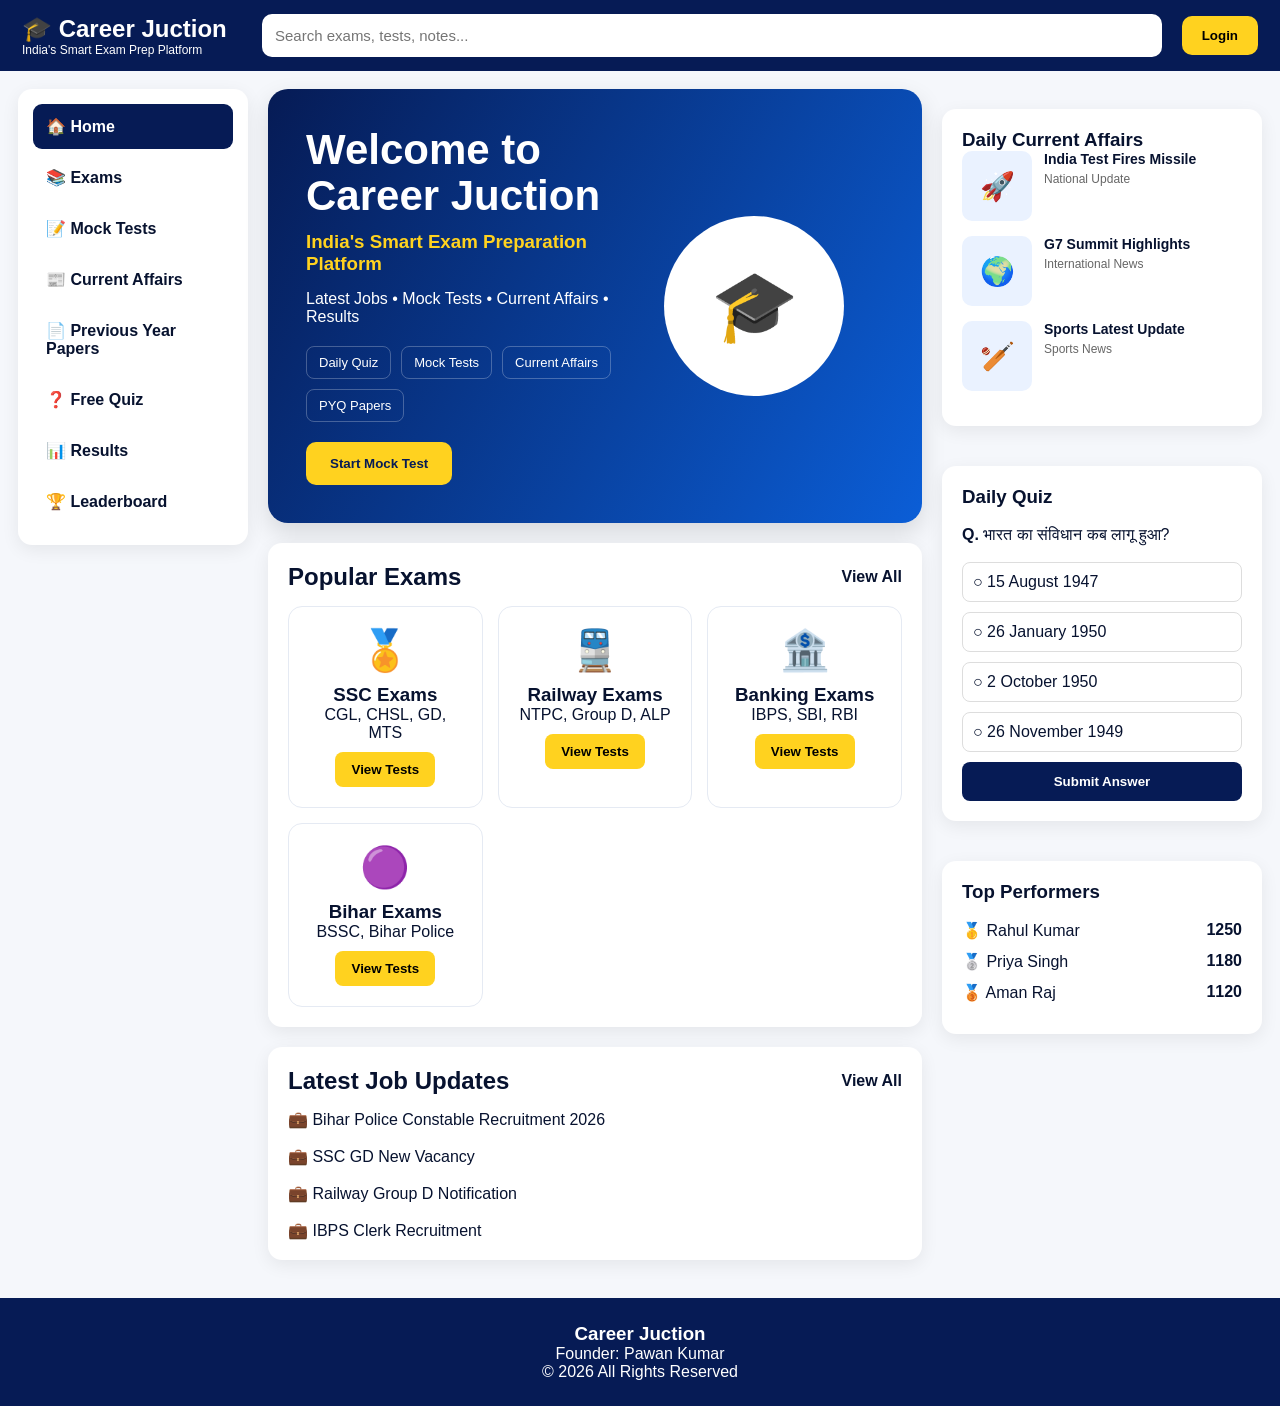
<file: index.html>
<!DOCTYPE html>
<html lang="hi">
<head>
<meta charset="UTF-8">
<meta name="viewport" content="width=device-width, initial-scale=1.0">
<title>Career Juction - Smart Exam Prep</title>

<style>
*{
  margin:0;
  padding:0;
  box-sizing:border-box;
  font-family:Arial, sans-serif;
}

body{
  background:#f5f7fb;
  color:#07122f;
}

a{
  text-decoration:none;
  color:inherit;
}

button{
  border:none;
  cursor:pointer;
}

.header{
  background:#061b55;
  color:white;
  padding:14px 22px;
  display:flex;
  align-items:center;
  gap:20px;
  position:sticky;
  top:0;
  z-index:100;
}

.logo{
  font-size:24px;
  font-weight:900;
  min-width:220px;
}

.logo span{
  display:block;
  font-size:12px;
  font-weight:400;
}

.search{
  flex:1;
}

.search input{
  width:100%;
  padding:13px;
  border-radius:10px;
  border:none;
  font-size:15px;
}

.login{
  background:#ffd21f;
  padding:12px 20px;
  border-radius:10px;
  font-weight:800;
}

.wrapper{
  display:grid;
  grid-template-columns:230px 1fr 320px;
  gap:20px;
  padding:18px;
}

.sidebar{
  background:white;
  border-radius:14px;
  padding:15px;
  box-shadow:0 5px 18px #00000012;
  height:max-content;
}

.sidebar a{
  display:block;
  padding:13px;
  margin-bottom:6px;
  border-radius:9px;
  font-weight:700;
}

.sidebar a.active,
.sidebar a:hover{
  background:#061b55;
  color:white;
}

.main{
  min-width:0;
}

.hero{
  background:linear-gradient(120deg,#061b55,#0b5ed7);
  color:white;
  border-radius:20px;
  padding:38px;
  display:grid;
  grid-template-columns:1fr 260px;
  min-height:300px;
  box-shadow:0 10px 25px #00000020;
}
    .hero-text h1{
  font-size:42px;
  line-height:1.1;
  margin-bottom:12px;
}

.hero-text h3{
  color:#ffd21f;
  margin-bottom:15px;
}

.hero-text p{
  font-size:16px;
  margin-bottom:20px;
}

.chips{
  display:flex;
  flex-wrap:wrap;
  gap:10px;
  margin-bottom:20px;
}

.chip{
  border:1px solid rgba(255,255,255,.25);
  padding:8px 12px;
  border-radius:8px;
  font-size:13px;
}

.hero-btn{
  background:#ffd21f;
  color:#061b55;
  padding:14px 24px;
  border-radius:10px;
  font-weight:800;
}

.hero-image{
  display:flex;
  align-items:center;
  justify-content:center;
}

.hero-image div{
  width:180px;
  height:180px;
  background:white;
  border-radius:50%;
  display:flex;
  align-items:center;
  justify-content:center;
  font-size:70px;
}

.card{
  background:white;
  border-radius:14px;
  padding:20px;
  margin-top:20px;
  box-shadow:0 5px 18px #00000012;
}

.section-title{
  display:flex;
  justify-content:space-between;
  align-items:center;
  margin-bottom:15px;
}

.exam-grid{
  display:grid;
  grid-template-columns:repeat(auto-fit,minmax(180px,1fr));
  gap:15px;
}

.exam{
  border:1px solid #e5eaf3;
  border-radius:14px;
  padding:20px;
  text-align:center;
  cursor:pointer;
  transition:.3s;
}

.exam:hover{
  transform:translateY(-5px);
}

.exam-icon{
  font-size:40px;
  margin-bottom:10px;
}

.exam button{
  background:#ffd21f;
  padding:10px 16px;
  border-radius:8px;
  margin-top:10px;
  font-weight:700;
}
    .rightbar{
  display:flex;
  flex-direction:column;
  gap:20px;
}

.news-item{
  display:flex;
  gap:12px;
  margin-bottom:15px;
}

.news-thumb{
  width:70px;
  height:70px;
  background:#eaf2ff;
  border-radius:10px;
  display:flex;
  align-items:center;
  justify-content:center;
  font-size:28px;
}

.news-text h4{
  font-size:14px;
  margin-bottom:5px;
}

.news-text p{
  font-size:12px;
  color:#666;
}

.quiz-option{
  display:block;
  padding:10px;
  border:1px solid #ddd;
  border-radius:8px;
  margin-bottom:10px;
  cursor:pointer;
}

.quiz-btn{
  width:100%;
  background:#061b55;
  color:white;
  padding:12px;
  border-radius:8px;
  font-weight:700;
}

.rank-item{
  display:flex;
  justify-content:space-between;
  margin-bottom:12px;
}

@media(max-width:1000px){

.wrapper{
  grid-template-columns:1fr;
}

.sidebar,
.rightbar{
  display:none;
}

.hero{
  grid-template-columns:1fr;
}

.hero-text h1{
  font-size:30px;
}

}
</style>
</head>

<body>

<div class="header">

<div class="logo">
🎓 Career Juction
<span>India's Smart Exam Prep Platform</span>
</div>

<div class="search">
<input type="text" placeholder="Search exams, tests, notes...">
</div>

<button class="login">Login</button>

</div>

<div class="wrapper">

<div class="sidebar">

<a class="active">🏠 Home</a>
<a>📚 Exams</a>
<a>📝 Mock Tests</a>
<a>📰 Current Affairs</a>
<a>📄 Previous Year Papers</a>
<a>❓ Free Quiz</a>
<a>📊 Results</a>
<a>🏆 Leaderboard</a>

</div>

<div class="main">

<div class="hero">

<div class="hero-text">

<h1>Welcome to Career Juction</h1>

<h3>India's Smart Exam Preparation Platform</h3>

<p>
Latest Jobs • Mock Tests • Current Affairs • Results
</p>

<div class="chips">
<div class="chip">Daily Quiz</div>
<div class="chip">Mock Tests</div>
<div class="chip">Current Affairs</div>
<div class="chip">PYQ Papers</div>
</div>

<a href="questions.html">
  <button class="hero-btn">
    Start Mock Test
  </button>
</a>

</div>

<div class="hero-image">
<div>🎓</div>
</div>

</div>
<div class="card">
<div class="section-title">
<h2>Popular Exams</h2>
<b>View All</b>
</div>

<div class="exam-grid">

<div class="exam">
<div class="exam-icon">🏅</div>
<h3>SSC Exams</h3>
<p>CGL, CHSL, GD, MTS</p>
<a href="ssc.html">
<button>View Tests</button>
</a>
</div>

<div class="exam">
<div class="exam-icon">🚆</div>
<h3>Railway Exams</h3>
<p>NTPC, Group D, ALP</p>
<a href="railway.html">
<button>View Tests</button>
</a>
</div>

<div class="exam">
<div class="exam-icon">🏦</div>
<h3>Banking Exams</h3>
<p>IBPS, SBI, RBI</p>
<button>View Tests</button>
</div>

<div class="exam">
<div class="exam-icon">🟣</div>
<h3>Bihar Exams</h3>
<p>BSSC, Bihar Police</p>
<button>View Tests</button>
</div>

</div>
</div>

<div class="card">
<div class="section-title">
<h2>Latest Job Updates</h2>
<a href="jobs.html"><b>View All</b></a>
</div>

<p>💼 Bihar Police Constable Recruitment 2026</p><br>
<p>💼 SSC GD New Vacancy</p><br>
<p>💼 Railway Group D Notification</p><br>
<p>💼 IBPS Clerk Recruitment</p>
</div>

</div>

<div class="rightbar">

<div class="card">
<h3>Daily Current Affairs</h3>

<div class="news-item">
<div class="news-thumb">🚀</div>
<div class="news-text">
<h4>India Test Fires Missile</h4>
<p>National Update</p>
</div>
</div>

<div class="news-item">
<div class="news-thumb">🌍</div>
<div class="news-text">
<h4>G7 Summit Highlights</h4>
<p>International News</p>
</div>
</div>

<div class="news-item">
<div class="news-thumb">🏏</div>
<div class="news-text">
<h4>Sports Latest Update</h4>
<p>Sports News</p>
</div>
</div>

</div>

<div class="card">
<h3>Daily Quiz</h3>
<br>
<p><b>Q.</b> भारत का संविधान कब लागू हुआ?</p>
<br>
<label class="quiz-option">○ 15 August 1947</label>
<label class="quiz-option">○ 26 January 1950</label>
<label class="quiz-option">○ 2 October 1950</label>
<label class="quiz-option">○ 26 November 1949</label>
<button class="quiz-btn">Submit Answer</button>
</div>

<div class="card">
<h3>Top Performers</h3>
<br>
<div class="rank-item"><span>🥇 Rahul Kumar</span><b>1250</b></div>
<div class="rank-item"><span>🥈 Priya Singh</span><b>1180</b></div>
<div class="rank-item"><span>🥉 Aman Raj</span><b>1120</b></div>
</div>

</div>

</div>

<footer style="background:#061b55;color:white;text-align:center;padding:25px;margin-top:20px;">
<h3>Career Juction</h3>
<p>Founder: Pawan Kumar</p>
<p>© 2026 All Rights Reserved</p>
</footer>

</body>
</html>
</file>
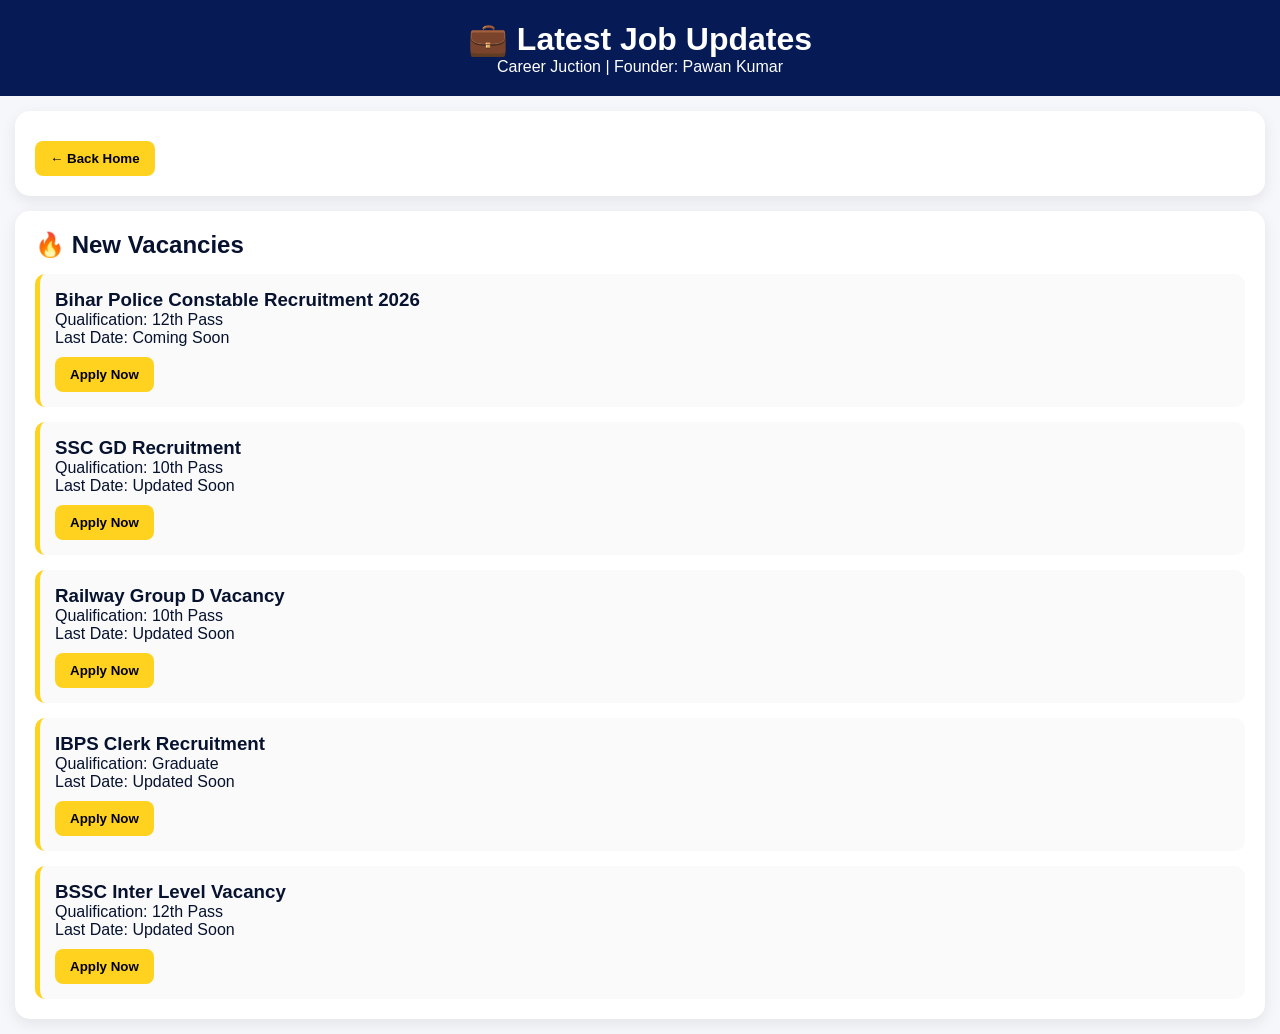
<file: jobs.html>
<!DOCTYPE html>
<html lang="hi">
<head>
<meta charset="UTF-8">
<meta name="viewport" content="width=device-width, initial-scale=1.0">
<title>Latest Jobs - Career Juction</title>

<style>
*{
margin:0;
padding:0;
box-sizing:border-box;
font-family:Arial,sans-serif;
}

body{
background:#f5f7fb;
color:#07122f;
}

header{
background:#061b55;
color:white;
padding:20px;
text-align:center;
}

.card{
background:white;
margin:15px;
padding:20px;
border-radius:15px;
box-shadow:0 5px 15px rgba(0,0,0,0.08);
}

.job{
border-left:5px solid #ffd21f;
padding:15px;
margin-top:15px;
background:#fafafa;
border-radius:10px;
}

.btn{
background:#ffd21f;
border:none;
padding:10px 15px;
border-radius:8px;
font-weight:bold;
margin-top:10px;
}

a{
text-decoration:none;
color:inherit;
}

h2{
margin-bottom:10px;
}
</style>

</head>
<body>

<header>
<h1>💼 Latest Job Updates</h1>
<p>Career Juction | Founder: Pawan Kumar</p>
</header>

<div class="card">
<a href="index.html">
<button class="btn">← Back Home</button>
</a>
</div>

<div class="card">

<h2>🔥 New Vacancies</h2>

<div class="job">
<h3>Bihar Police Constable Recruitment 2026</h3>
<p>Qualification: 12th Pass</p>
<p>Last Date: Coming Soon</p>
<button class="btn">Apply Now</button>
</div>

<div class="job">
<h3>SSC GD Recruitment</h3>
<p>Qualification: 10th Pass</p>
<p>Last Date: Updated Soon</p>
<button class="btn">Apply Now</button>
</div>

<div class="job">
<h3>Railway Group D Vacancy</h3>
<p>Qualification: 10th Pass</p>
<p>Last Date: Updated Soon</p>
<button class="btn">Apply Now</button>
</div>

<div class="job">
<h3>IBPS Clerk Recruitment</h3>
<p>Qualification: Graduate</p>
<p>Last Date: Updated Soon</p>
<button class="btn">Apply Now</button>
</div>

<div class="job">
<h3>BSSC Inter Level Vacancy</h3>
<p>Qualification: 12th Pass</p>
<p>Last Date: Updated Soon</p>
<button class="btn">Apply Now</button>
</div>

</div>

</body>
</html>
</file>
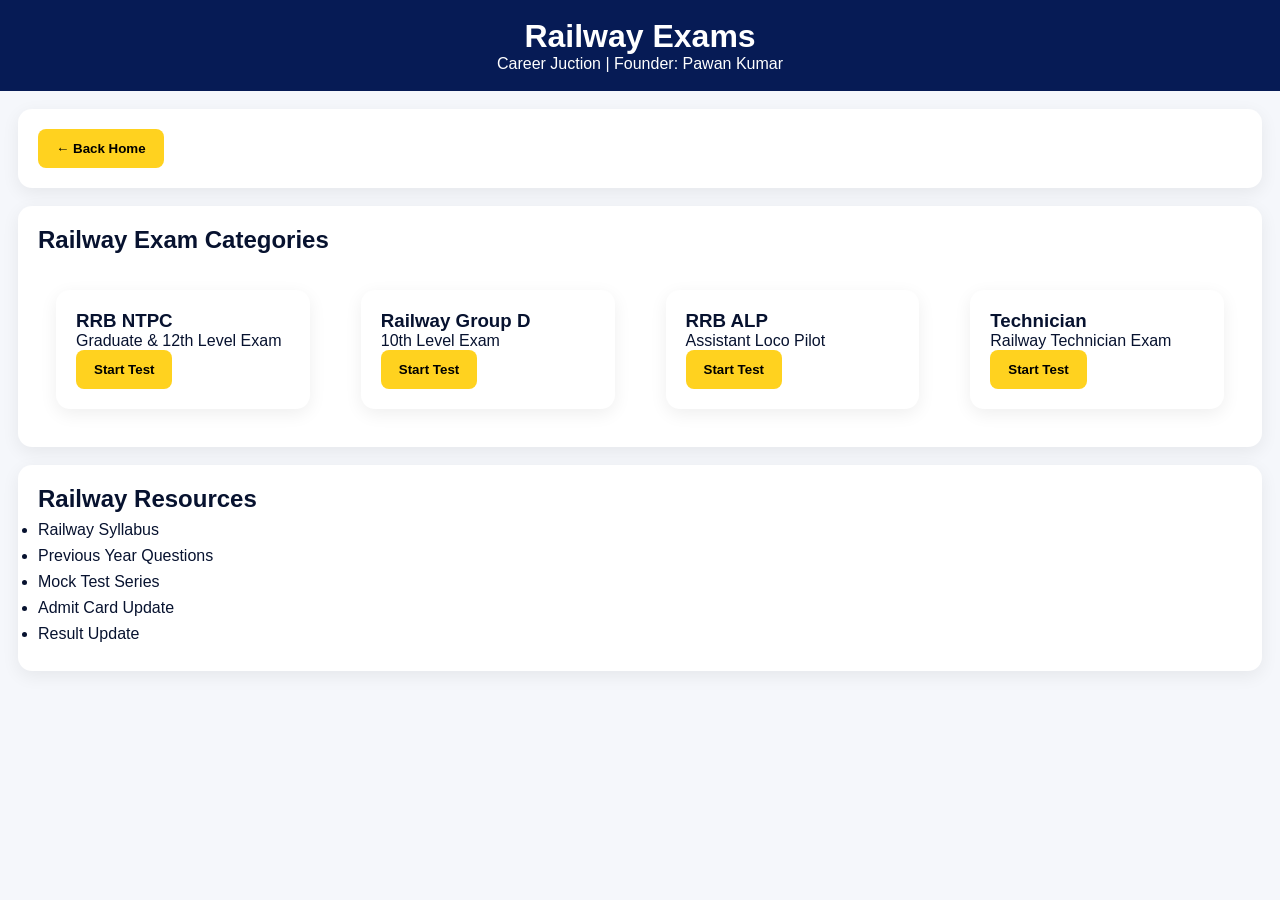
<file: railway.html>
<!DOCTYPE html>
<html lang="hi">
<head>
<meta charset="UTF-8">
<meta name="viewport" content="width=device-width, initial-scale=1.0">
<title>Railway Exams - Career Juction</title>
<style>
*{margin:0;padding:0;box-sizing:border-box;font-family:Arial,sans-serif}
body{background:#f5f7fb;color:#07122f}
header{background:#061b55;color:white;padding:18px;text-align:center}
.card{background:white;margin:18px;padding:20px;border-radius:14px;box-shadow:0 5px 18px #0001}
.grid{display:grid;grid-template-columns:repeat(auto-fit,minmax(220px,1fr));gap:15px}
.btn{background:#ffd21f;border:0;padding:12px 18px;border-radius:8px;font-weight:bold}
a{text-decoration:none;color:inherit}
li{margin:8px 0}
</style>
</head>
<body>

<header>
<h1>Railway Exams</h1>
<p>Career Juction | Founder: Pawan Kumar</p>
</header>

<div class="card">
<a href="index.html"><button class="btn">← Back Home</button></a>
</div>

<section class="card">
<h2>Railway Exam Categories</h2>
<br>
<div class="grid">
<div class="card"><h3>RRB NTPC</h3><p>Graduate & 12th Level Exam</p><button class="btn">Start Test</button></div>
<div class="card"><h3>Railway Group D</h3><p>10th Level Exam</p><button class="btn">Start Test</button></div>
<div class="card"><h3>RRB ALP</h3><p>Assistant Loco Pilot</p><button class="btn">Start Test</button></div>
<div class="card"><h3>Technician</h3><p>Railway Technician Exam</p><button class="btn">Start Test</button></div>
</div>
</section>

<section class="card">
<h2>Railway Resources</h2>
<ul>
<li>Railway Syllabus</li>
<li>Previous Year Questions</li>
<li>Mock Test Series</li>
<li>Admit Card Update</li>
<li>Result Update</li>
</ul>
</section>

</body>
</html>
</file>
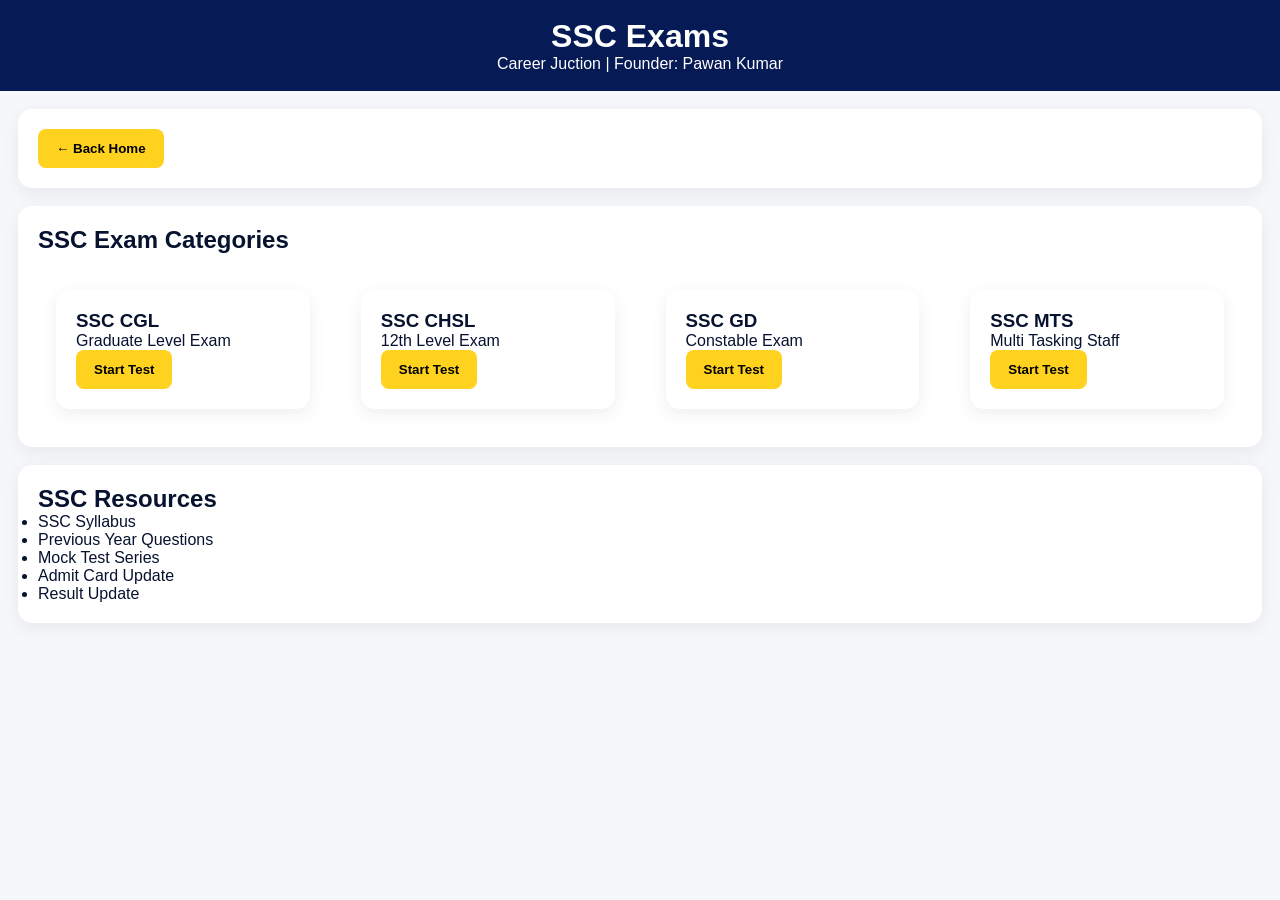
<file: ssc.html>
<!DOCTYPE html>
<html lang="hi">
<head>
<meta charset="UTF-8">
<meta name="viewport" content="width=device-width, initial-scale=1.0">
<title>SSC Exams - Career Juction</title>
<style>
*{margin:0;padding:0;box-sizing:border-box;font-family:Arial,sans-serif}
body{background:#f5f7fb;color:#07122f}
header{background:#061b55;color:white;padding:18px;text-align:center}
.card{background:white;margin:18px;padding:20px;border-radius:14px;box-shadow:0 5px 18px #0001}
.grid{display:grid;grid-template-columns:repeat(auto-fit,minmax(220px,1fr));gap:15px}
.btn{background:#ffd21f;border:0;padding:12px 18px;border-radius:8px;font-weight:bold}
a{text-decoration:none;color:inherit}
</style>
</head>
<body>

<header>
<h1>SSC Exams</h1>
<p>Career Juction | Founder: Pawan Kumar</p>
</header>

<div class="card">
<a href="index.html"><button class="btn">← Back Home</button></a>
</div>

<section class="card">
<h2>SSC Exam Categories</h2>
<br>
<div class="grid">
<div class="card"><h3>SSC CGL</h3><p>Graduate Level Exam</p><button class="btn">Start Test</button></div>
<div class="card"><h3>SSC CHSL</h3><p>12th Level Exam</p><button class="btn">Start Test</button></div>
<div class="card"><h3>SSC GD</h3><p>Constable Exam</p><button class="btn">Start Test</button></div>
<div class="card"><h3>SSC MTS</h3><p>Multi Tasking Staff</p><button class="btn">Start Test</button></div>
</div>
</section>

<section class="card">
<h2>SSC Resources</h2>
<ul>
<li>SSC Syllabus</li>
<li>Previous Year Questions</li>
<li>Mock Test Series</li>
<li>Admit Card Update</li>
<li>Result Update</li>
</ul>
</section>

</body>
</html>
</file>
